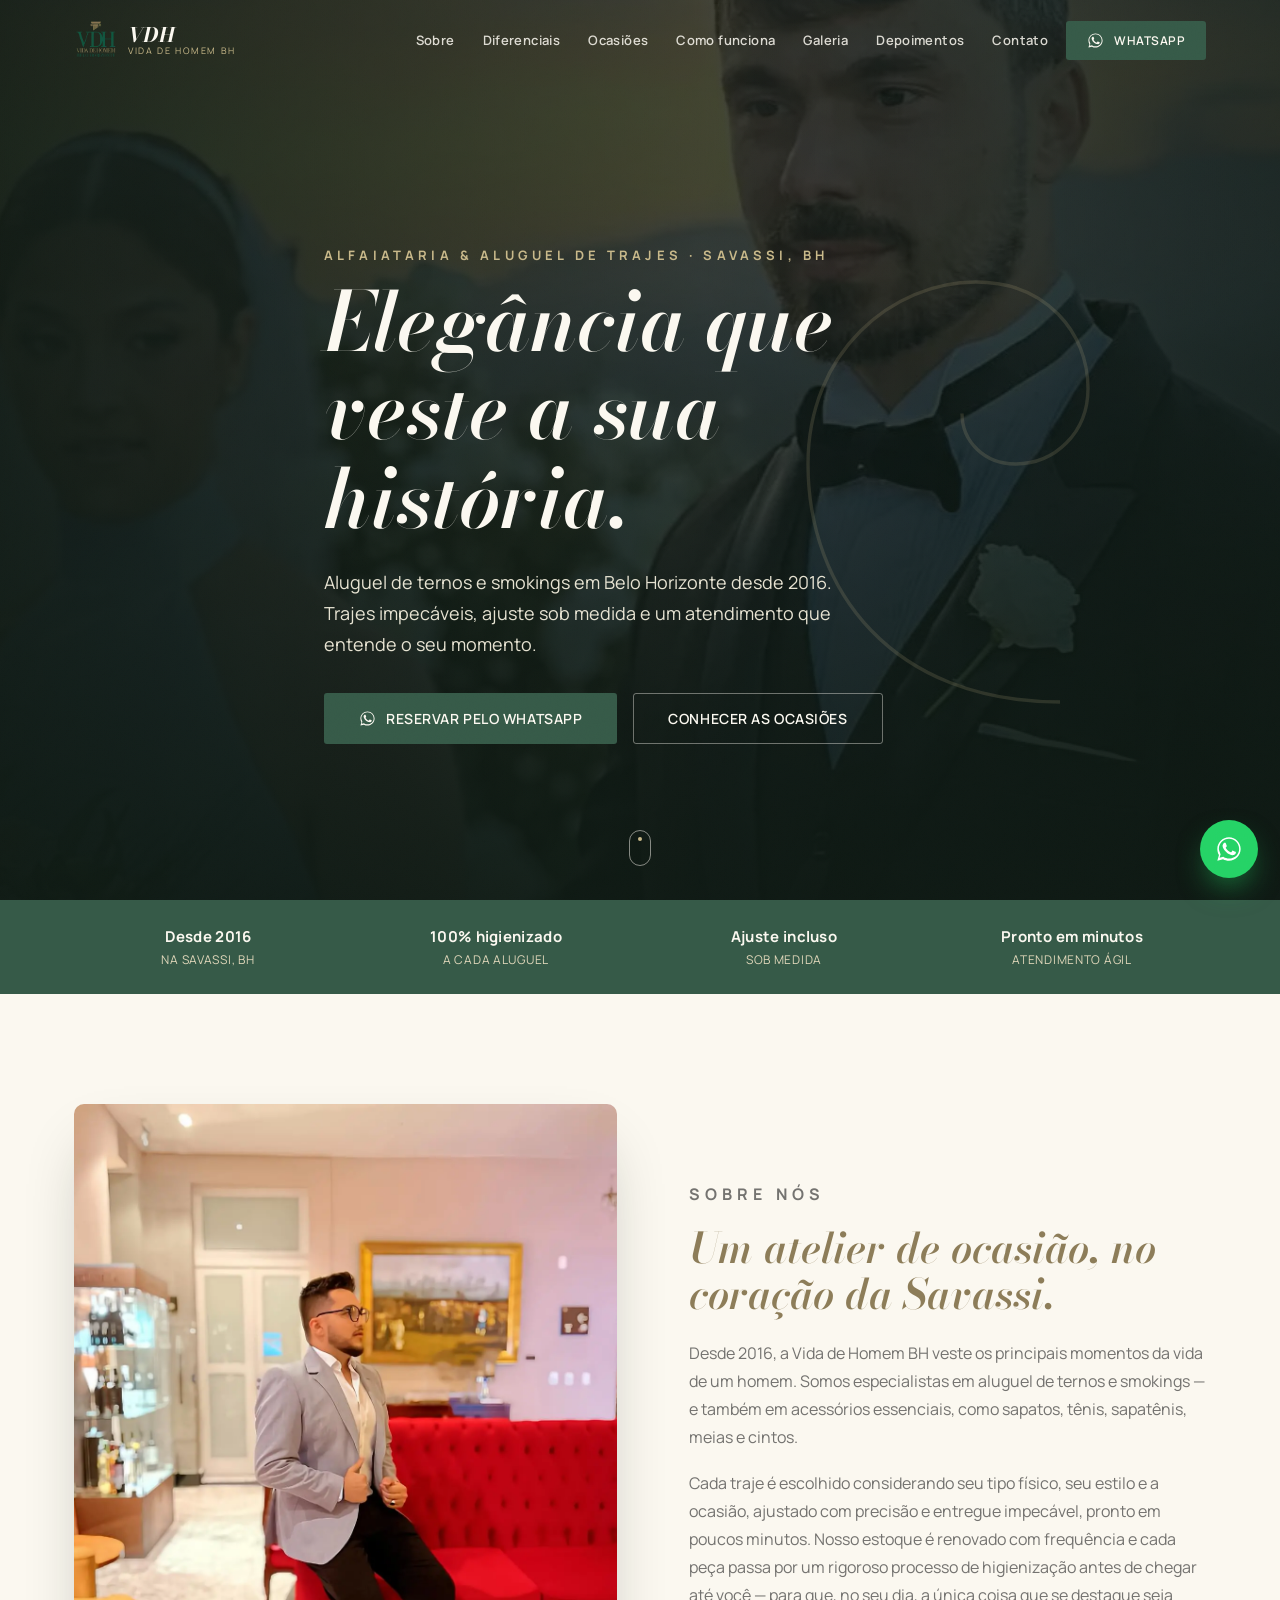
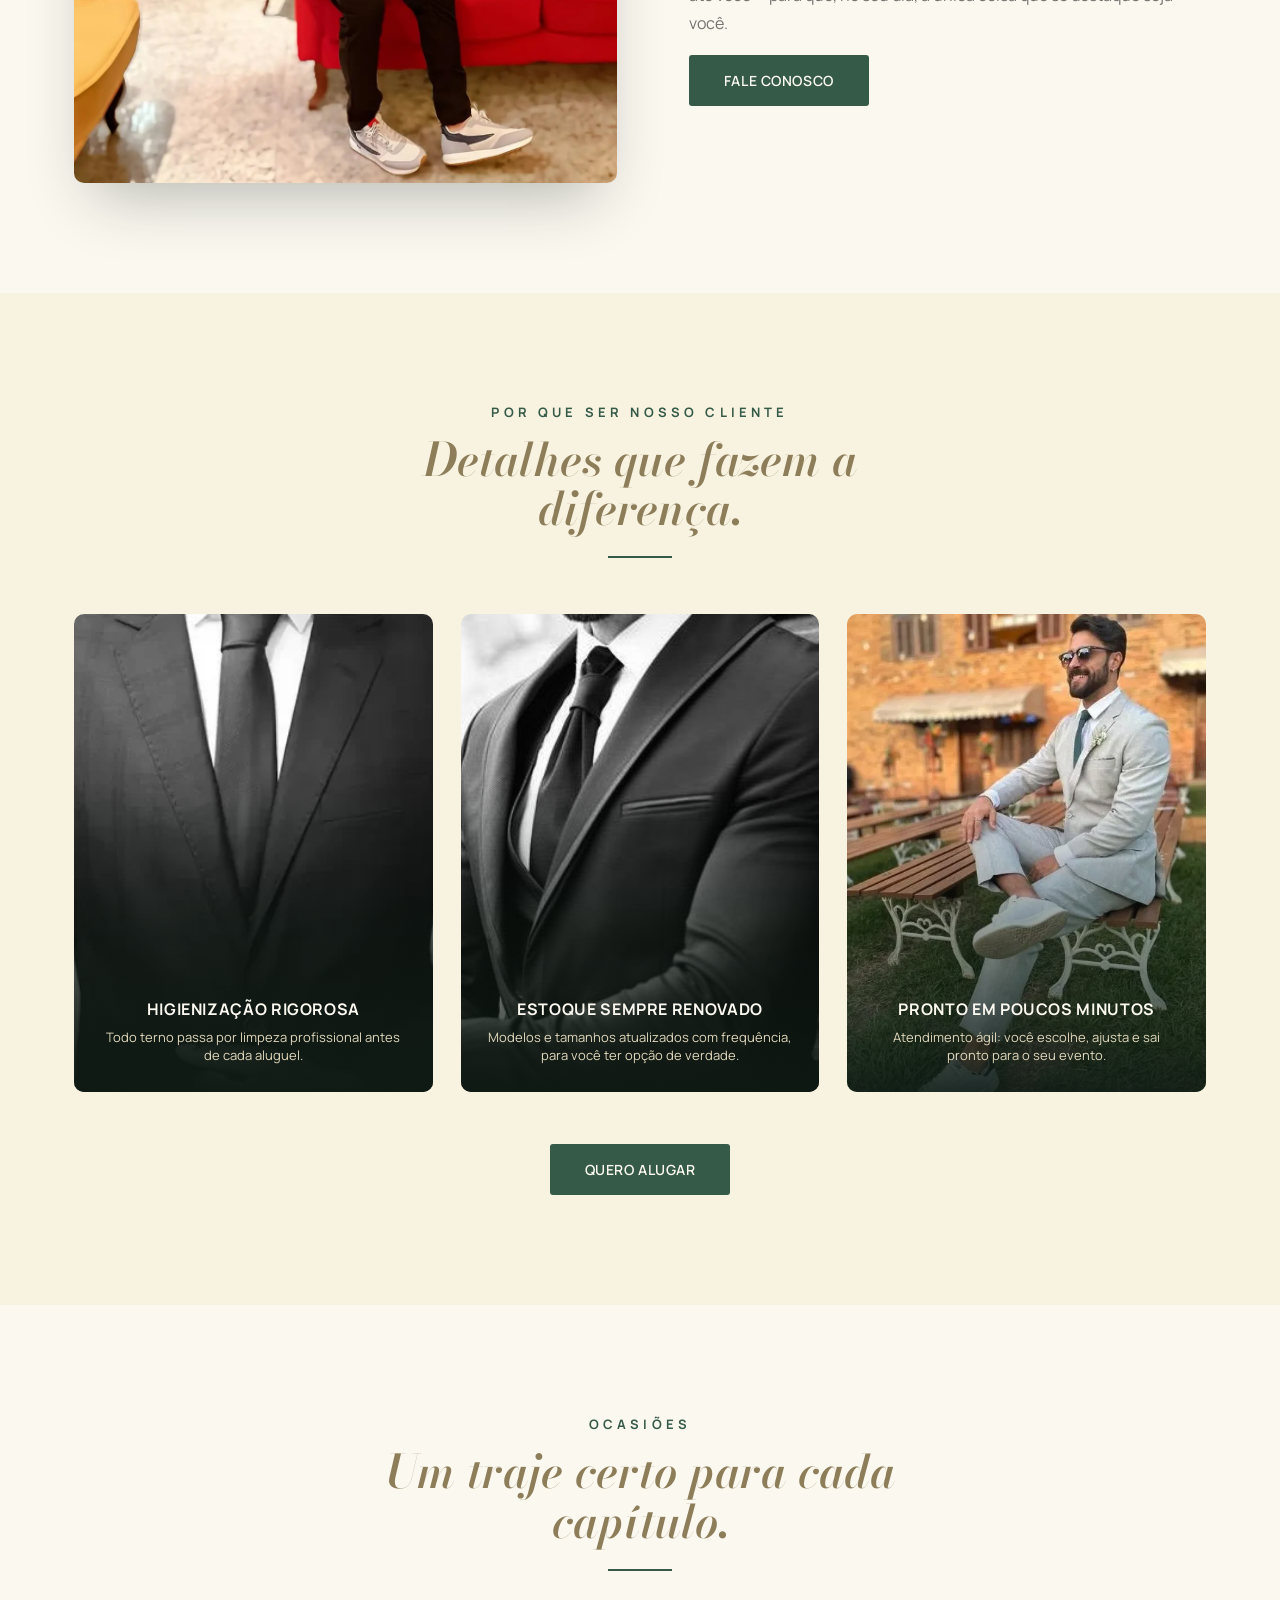
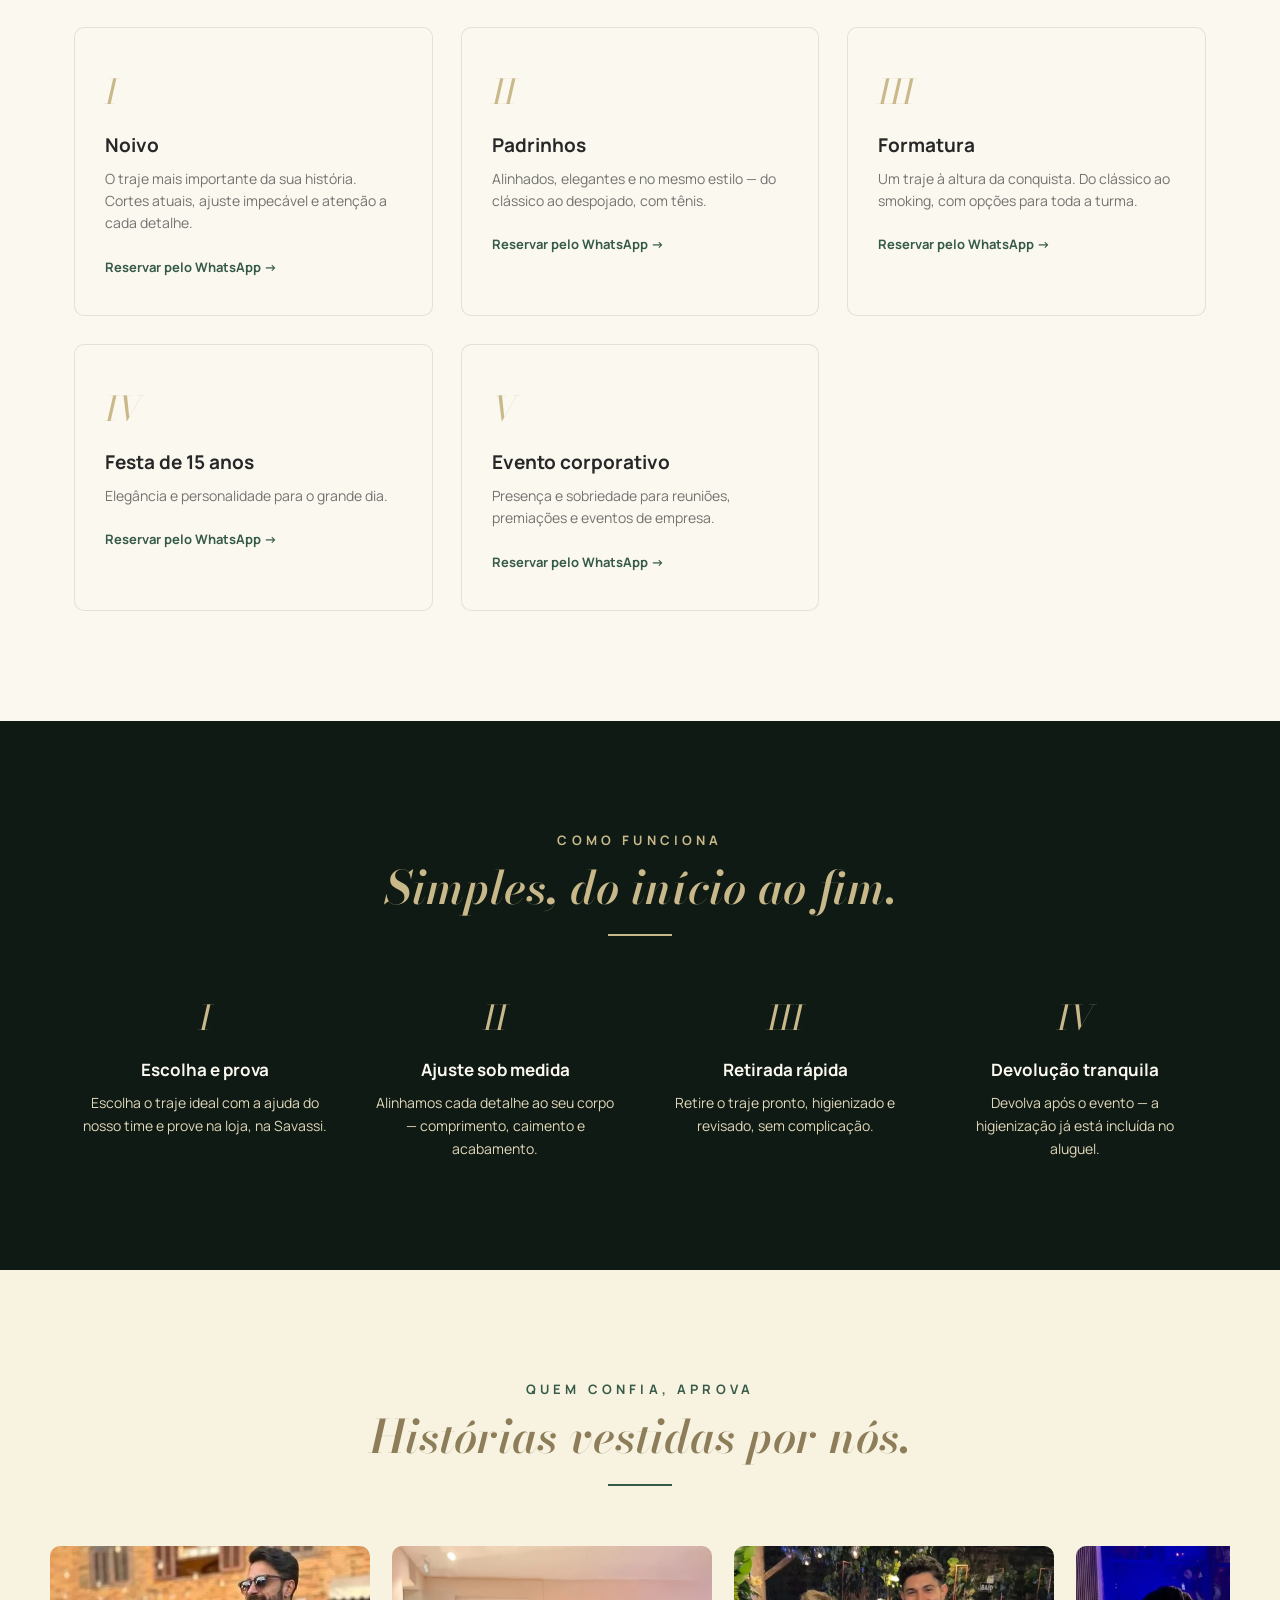
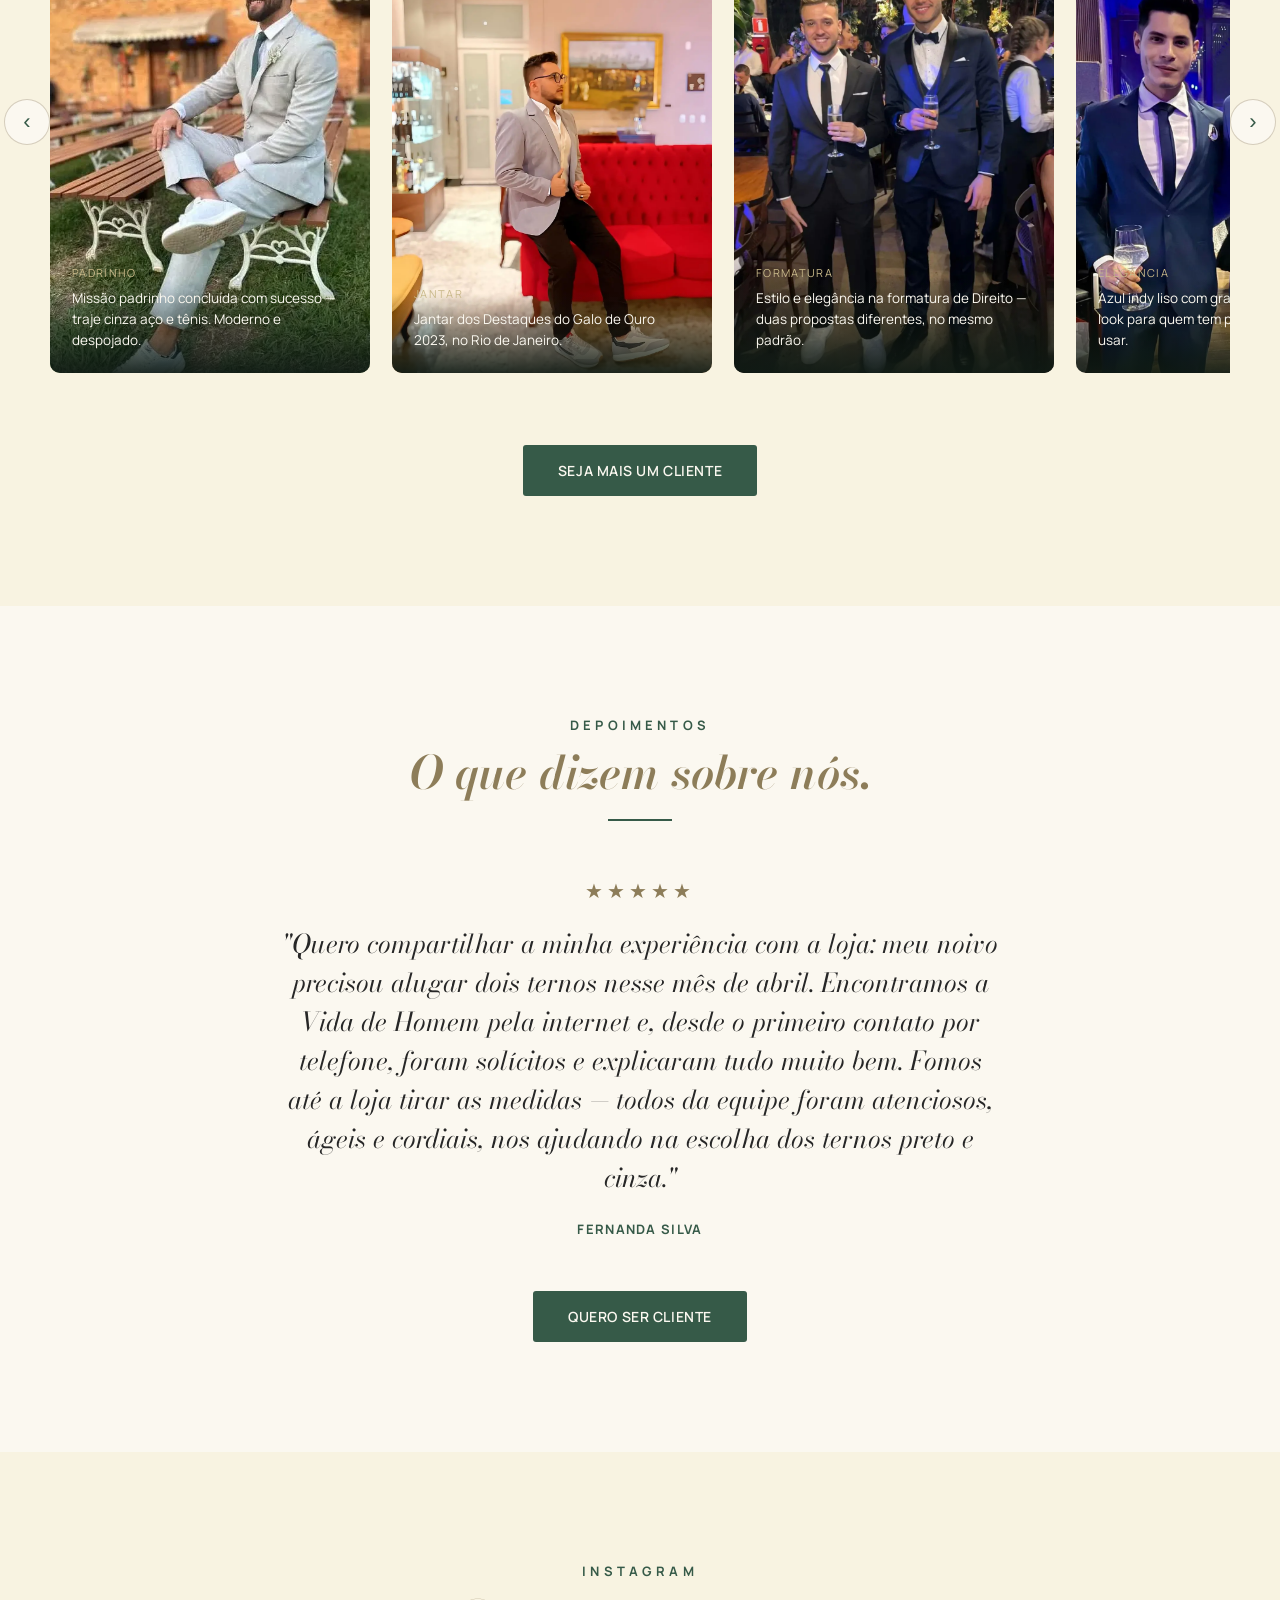
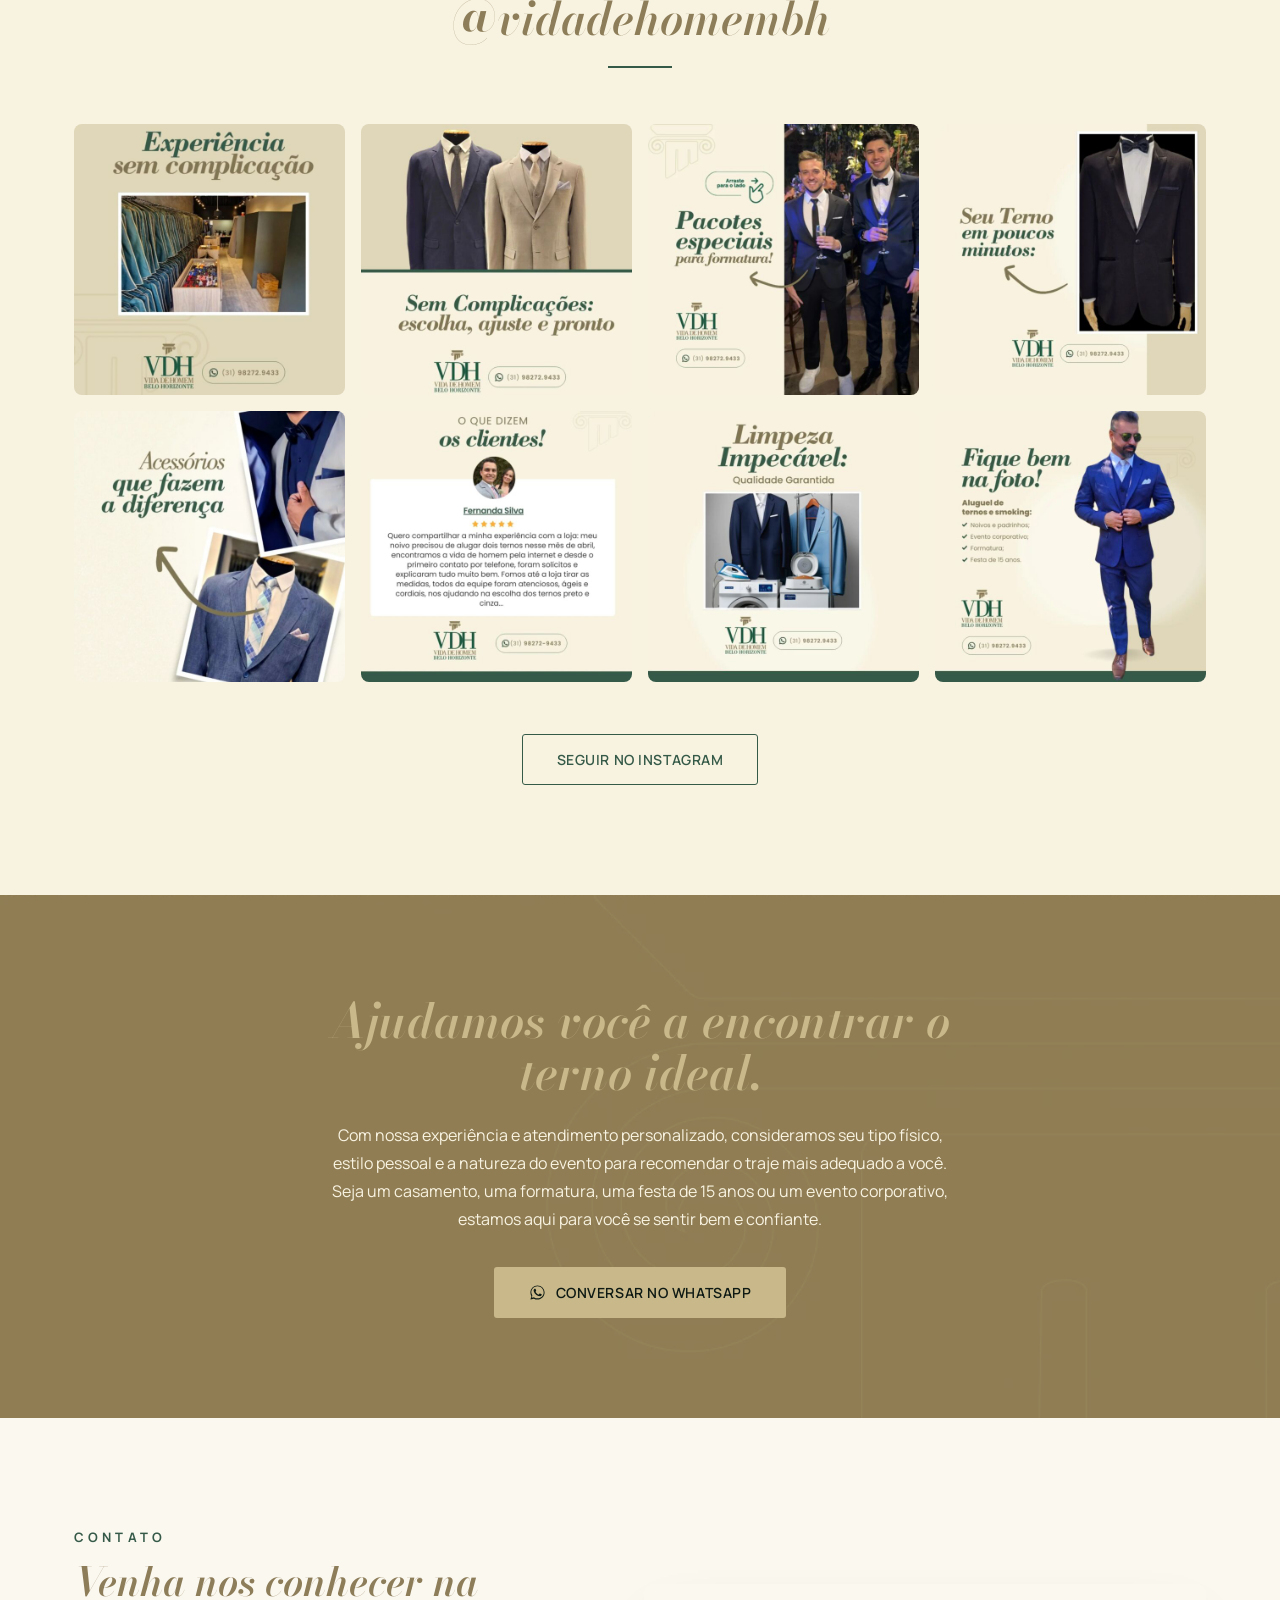
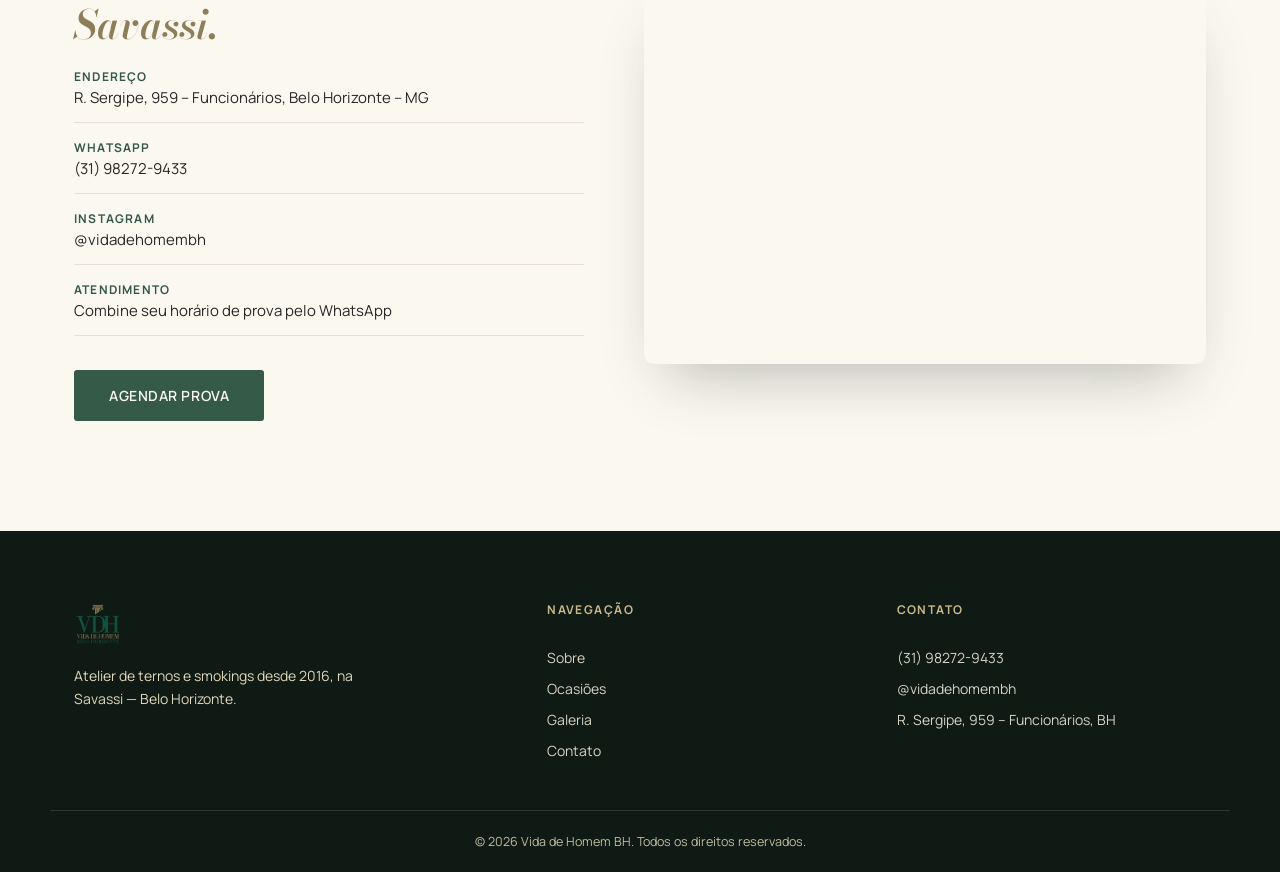
<file: index.html>
<!DOCTYPE html>
<html lang="pt-BR">
<head>
<meta charset="UTF-8">
<meta name="viewport" content="width=device-width, initial-scale=1.0">
<title>Vida de Homem BH — Aluguel de Ternos e Smokings em Belo Horizonte</title>
<meta name="description" content="Aluguel de ternos e smokings na Savassi, Belo Horizonte, desde 2016. Trajes impecáveis, ajuste sob medida e atendimento personalizado para noivos, padrinhos, formaturas, festas de 15 anos e eventos corporativos.">
<link rel="icon" href="assets/img/logo.webp" type="image/webp">
<link rel="preconnect" href="https://fonts.googleapis.com">
<link rel="preconnect" href="https://fonts.gstatic.com" crossorigin>
<link href="https://fonts.googleapis.com/css2?family=Bodoni+Moda:ital,opsz,wght@0,6..96,400..900;1,6..96,400..900&family=Manrope:wght@400;500;600;700;800&display=swap" rel="stylesheet">
<link rel="stylesheet" href="assets/css/style.css">
</head>
<body>

<div class="grain"></div>

<header class="site-header" id="header">
  <div class="wrap header-inner">
    <a href="#inicio" class="brand">
      <img src="assets/img/logo.webp" alt="Vida de Homem BH" width="44" height="44">
      <span class="brand-text">
        <strong>VDH</strong>
        <em>Vida de Homem BH</em>
      </span>
    </a>

    <nav class="main-nav" id="main-nav">
      <a href="#sobre">Sobre</a>
      <a href="#diferenciais">Diferenciais</a>
      <a href="#ocasioes">Ocasiões</a>
      <a href="#como-funciona">Como funciona</a>
      <a href="#galeria">Galeria</a>
      <a href="#depoimentos">Depoimentos</a>
      <a href="#contato">Contato</a>
    </nav>

    <a class="btn btn-primary btn-sm wa-btn" data-msg="Olá! Estou vindo do site da Vida de Homem BH e gostaria de mais informações." href="#">
      <svg viewBox="0 0 24 24" class="ico"><path d="M17.5 14.4c-.3-.1-1.7-.9-2-1-.3-.1-.5-.1-.6.1-.2.3-.7 1-.9 1.2-.2.2-.3.2-.6.1-.3-.1-1.3-.5-2.4-1.5-.9-.8-1.5-1.8-1.7-2.1-.2-.3 0-.5.1-.6.1-.1.3-.3.4-.5.1-.1.2-.3.3-.4.1-.2 0-.4 0-.5-.1-.1-.6-1.5-.8-2-.2-.5-.4-.5-.6-.5h-.5c-.2 0-.5.1-.7.3-.2.3-1 1-1 2.3 0 1.4 1 2.7 1.1 2.9.1.2 2 3 4.8 4.3.7.3 1.2.5 1.6.6.7.2 1.3.2 1.8.1.5-.1 1.7-.7 1.9-1.4.2-.6.2-1.2.2-1.3-.1-.1-.3-.2-.6-.3z"/><path d="M12 2C6.5 2 2 6.5 2 12c0 1.9.5 3.6 1.4 5.2L2 22l4.9-1.3c1.5.8 3.2 1.3 5.1 1.3 5.5 0 10-4.5 10-10S17.5 2 12 2zm0 18.2c-1.7 0-3.3-.5-4.6-1.3l-.3-.2-3.2.8.9-3.1-.2-.3C3.8 14 3.3 12.5 3.3 12 3.3 7.2 7.2 3.3 12 3.3S20.7 7.2 20.7 12 16.8 20.2 12 20.2z"/></svg>
      <span>WhatsApp</span>
    </a>

    <button class="nav-toggle" id="nav-toggle" aria-label="Abrir menu" aria-expanded="false">
      <span></span><span></span><span></span>
    </button>
  </div>
</header>

<main>

  <!-- HERO -->
  <section class="hero" id="inicio">
    <div class="hero-bg" style="background-image:url('assets/img/hero.webp')"></div>
    <div class="hero-overlay"></div>
    <svg class="hero-volute" viewBox="0 0 200 200" aria-hidden="true">
      <path d="M100 190 C40 190 10 150 10 105 C10 65 40 40 70 40 C95 40 110 58 110 78 C110 94 98 105 84 105 C73 105 65 97 65 87" fill="none" stroke="currentColor" stroke-width="1.2"/>
    </svg>

    <div class="wrap hero-content reveal">
      <p class="kicker kicker-light">Alfaiataria &amp; aluguel de trajes · Savassi, BH</p>
      <h1 class="display">Elegância que<br> veste a sua história.</h1>
      <p class="hero-lead">Aluguel de ternos e smokings em Belo Horizonte desde 2016. Trajes impecáveis, ajuste sob medida e um atendimento que entende o seu momento.</p>
      <div class="hero-actions">
        <a class="btn btn-primary wa-btn" data-msg="Olá! Vim pelo site e gostaria de reservar um traje." href="#">
          <svg viewBox="0 0 24 24" class="ico"><path d="M17.5 14.4c-.3-.1-1.7-.9-2-1-.3-.1-.5-.1-.6.1-.2.3-.7 1-.9 1.2-.2.2-.3.2-.6.1-.3-.1-1.3-.5-2.4-1.5-.9-.8-1.5-1.8-1.7-2.1-.2-.3 0-.5.1-.6.1-.1.3-.3.4-.5.1-.1.2-.3.3-.4.1-.2 0-.4 0-.5-.1-.1-.6-1.5-.8-2-.2-.5-.4-.5-.6-.5h-.5c-.2 0-.5.1-.7.3-.2.3-1 1-1 2.3 0 1.4 1 2.7 1.1 2.9.1.2 2 3 4.8 4.3.7.3 1.2.5 1.6.6.7.2 1.3.2 1.8.1.5-.1 1.7-.7 1.9-1.4.2-.6.2-1.2.2-1.3-.1-.1-.3-.2-.6-.3z"/><path d="M12 2C6.5 2 2 6.5 2 12c0 1.9.5 3.6 1.4 5.2L2 22l4.9-1.3c1.5.8 3.2 1.3 5.1 1.3 5.5 0 10-4.5 10-10S17.5 2 12 2zm0 18.2c-1.7 0-3.3-.5-4.6-1.3l-.3-.2-3.2.8.9-3.1-.2-.3C3.8 14 3.3 12.5 3.3 12 3.3 7.2 7.2 3.3 12 3.3S20.7 7.2 20.7 12 16.8 20.2 12 20.2z"/></svg>
          <span>Reservar pelo WhatsApp</span>
        </a>
        <a class="btn btn-ghost-light" href="#ocasioes">Conhecer as ocasiões</a>
      </div>
    </div>

    <div class="hero-scroll" aria-hidden="true"><span></span></div>
  </section>

  <!-- TRUST BAR -->
  <section class="trust-bar reveal">
    <div class="wrap trust-inner">
      <div class="trust-item"><strong>Desde 2016</strong><span>na Savassi, BH</span></div>
      <div class="trust-item"><strong>100% higienizado</strong><span>a cada aluguel</span></div>
      <div class="trust-item"><strong>Ajuste incluso</strong><span>sob medida</span></div>
      <div class="trust-item"><strong>Pronto em minutos</strong><span>atendimento ágil</span></div>
    </div>
  </section>

  <!-- SOBRE -->
  <section class="section" id="sobre">
    <div class="wrap sobre-grid">
      <div class="sobre-media reveal">
        <svg class="sobre-volute" viewBox="0 0 300 260" aria-hidden="true">
          <path d="M150 250 C60 250 20 190 20 130 C20 80 60 45 105 45 C142 45 165 70 165 98 C165 120 148 136 128 136 C112 136 100 124 100 110" fill="none" stroke="currentColor" stroke-width="1"/>
          <path d="M150 250 C240 250 280 190 280 130" fill="none" stroke="currentColor" stroke-width="1"/>
        </svg>
        <img src="assets/img/case-2-jantar.webp" alt="Cliente Vida de Homem BH em traje elegante" loading="lazy">
      </div>
      <div class="sobre-copy reveal">
        <p class="kicker">Sobre nós</p>
        <h2 class="display">Um atelier de ocasião, no coração da Savassi.</h2>
        <p>Desde 2016, a Vida de Homem BH veste os principais momentos da vida de um homem. Somos especialistas em aluguel de ternos e smokings — e também em acessórios essenciais, como sapatos, tênis, sapatênis, meias e cintos.</p>
        <p>Cada traje é escolhido considerando seu tipo físico, seu estilo e a ocasião, ajustado com precisão e entregue impecável, pronto em poucos minutos. Nosso estoque é renovado com frequência e cada peça passa por um rigoroso processo de higienização antes de chegar até você — para que, no seu dia, a única coisa que se destaque seja você.</p>
        <a class="btn btn-primary wa-btn" data-msg="Olá! Vim do site e gostaria de falar com a equipe da Vida de Homem BH." href="#">Fale conosco</a>
      </div>
    </div>
  </section>

  <!-- DIFERENCIAIS -->
  <section class="section section-alt" id="diferenciais">
    <div class="wrap">
      <div class="section-head reveal">
        <p class="kicker">Por que ser nosso cliente</p>
        <h2 class="display">Detalhes que fazem a diferença.</h2>
        <span class="divider"></span>
      </div>

      <div class="cards-3 reveal">
        <article class="feature-card">
          <img src="assets/img/dif-1.webp" alt="Terno higienizado" loading="lazy">
          <div class="feature-overlay"></div>
          <div class="feature-text">
            <h3>Higienização rigorosa</h3>
            <p>Todo terno passa por limpeza profissional antes de cada aluguel.</p>
          </div>
        </article>
        <article class="feature-card">
          <img src="assets/img/dif-2.jpg" alt="Estoque de ternos renovado" loading="lazy">
          <div class="feature-overlay"></div>
          <div class="feature-text">
            <h3>Estoque sempre renovado</h3>
            <p>Modelos e tamanhos atualizados com frequência, para você ter opção de verdade.</p>
          </div>
        </article>
        <article class="feature-card">
          <img src="assets/img/case-1-padrinho.webp" alt="Cliente pronto e satisfeito com o traje" loading="lazy">
          <div class="feature-overlay"></div>
          <div class="feature-text">
            <h3>Pronto em poucos minutos</h3>
            <p>Atendimento ágil: você escolhe, ajusta e sai pronto para o seu evento.</p>
          </div>
        </article>
      </div>

      <div class="section-cta reveal">
        <a class="btn btn-primary wa-btn" data-msg="Olá! Vi os diferenciais no site e quero alugar um terno." href="#">Quero alugar</a>
      </div>
    </div>
  </section>

  <!-- OCASIÕES -->
  <section class="section" id="ocasioes">
    <div class="wrap">
      <div class="section-head reveal">
        <p class="kicker">Ocasiões</p>
        <h2 class="display">Um traje certo para cada capítulo.</h2>
        <span class="divider"></span>
      </div>

      <div class="occasion-grid reveal">
        <article class="occasion-card">
          <span class="roman">I</span>
          <h3>Noivo</h3>
          <p>O traje mais importante da sua história. Cortes atuais, ajuste impecável e atenção a cada detalhe.</p>
          <a class="occasion-link wa-btn" data-msg="Olá! Estou vindo do site e quero saber mais sobre aluguel de terno para noivo." href="#">Reservar pelo WhatsApp →</a>
        </article>
        <article class="occasion-card">
          <span class="roman">II</span>
          <h3>Padrinhos</h3>
          <p>Alinhados, elegantes e no mesmo estilo — do clássico ao despojado, com tênis.</p>
          <a class="occasion-link wa-btn" data-msg="Olá! Vim pelo site e quero saber mais sobre aluguel de terno para padrinhos." href="#">Reservar pelo WhatsApp →</a>
        </article>
        <article class="occasion-card">
          <span class="roman">III</span>
          <h3>Formatura</h3>
          <p>Um traje à altura da conquista. Do clássico ao smoking, com opções para toda a turma.</p>
          <a class="occasion-link wa-btn" data-msg="Olá! Vim pelo site e quero saber mais sobre aluguel de terno para formatura." href="#">Reservar pelo WhatsApp →</a>
        </article>
        <article class="occasion-card">
          <span class="roman">IV</span>
          <h3>Festa de 15 anos</h3>
          <p>Elegância e personalidade para o grande dia.</p>
          <a class="occasion-link wa-btn" data-msg="Olá! Vim pelo site e quero saber mais sobre aluguel de terno para festa de 15 anos." href="#">Reservar pelo WhatsApp →</a>
        </article>
        <article class="occasion-card">
          <span class="roman">V</span>
          <h3>Evento corporativo</h3>
          <p>Presença e sobriedade para reuniões, premiações e eventos de empresa.</p>
          <a class="occasion-link wa-btn" data-msg="Olá! Vim pelo site e quero saber mais sobre aluguel de terno para evento corporativo." href="#">Reservar pelo WhatsApp →</a>
        </article>
      </div>
    </div>
  </section>

  <!-- COMO FUNCIONA -->
  <section class="section section-dark" id="como-funciona">
    <div class="wrap">
      <div class="section-head reveal">
        <p class="kicker kicker-light">Como funciona</p>
        <h2 class="display display-light">Simples, do início ao fim.</h2>
        <span class="divider divider-light"></span>
      </div>

      <div class="steps-grid reveal">
        <div class="step">
          <span class="roman roman-light">I</span>
          <h3>Escolha e prova</h3>
          <p>Escolha o traje ideal com a ajuda do nosso time e prove na loja, na Savassi.</p>
        </div>
        <div class="step">
          <span class="roman roman-light">II</span>
          <h3>Ajuste sob medida</h3>
          <p>Alinhamos cada detalhe ao seu corpo — comprimento, caimento e acabamento.</p>
        </div>
        <div class="step">
          <span class="roman roman-light">III</span>
          <h3>Retirada rápida</h3>
          <p>Retire o traje pronto, higienizado e revisado, sem complicação.</p>
        </div>
        <div class="step">
          <span class="roman roman-light">IV</span>
          <h3>Devolução tranquila</h3>
          <p>Devolva após o evento — a higienização já está incluída no aluguel.</p>
        </div>
      </div>
    </div>
  </section>

  <!-- GALERIA -->
  <section class="section section-alt" id="galeria">
    <div class="wrap">
      <div class="section-head reveal">
        <p class="kicker">Quem confia, aprova</p>
        <h2 class="display">Histórias vestidas por nós.</h2>
        <span class="divider"></span>
      </div>
    </div>

    <div class="gallery-wrap reveal">
      <button class="gallery-arrow gallery-prev" aria-label="Anterior">‹</button>
      <div class="gallery-track" id="gallery-track">
        <article class="gallery-card">
          <img src="assets/img/case-1-padrinho.webp" alt="Padrinho de casamento em terno cinza aço" loading="lazy">
          <div class="gallery-caption"><span class="tag">Padrinho</span><p>Missão padrinho concluída com sucesso — traje cinza aço e tênis. Moderno e despojado.</p></div>
        </article>
        <article class="gallery-card">
          <img src="assets/img/case-2-jantar.webp" alt="Cliente em jantar de gala" loading="lazy">
          <div class="gallery-caption"><span class="tag">Jantar</span><p>Jantar dos Destaques do Galo de Ouro 2023, no Rio de Janeiro.</p></div>
        </article>
        <article class="gallery-card">
          <img src="assets/img/case-3-formatura.webp" alt="Formandos de Direito em trajes elegantes" loading="lazy">
          <div class="gallery-caption"><span class="tag">Formatura</span><p>Estilo e elegância na formatura de Direito — duas propostas diferentes, no mesmo padrão.</p></div>
        </article>
        <article class="gallery-card">
          <img src="assets/img/case-4-elegancia.webp" alt="Traje azul indy com gravata borboleta" loading="lazy">
          <div class="gallery-caption"><span class="tag">Elegância</span><p>Azul indy liso com gravata-borboleta — um look para quem tem personalidade para usar.</p></div>
        </article>
        <article class="gallery-card">
          <img src="assets/img/case-5-formatura2.webp" alt="Traje verde de formatura" loading="lazy">
          <div class="gallery-caption"><span class="tag">Formatura</span><p>Traje verde para comemorar a formatura entre amigos — destaque na medida certa.</p></div>
        </article>
        <article class="gallery-card">
          <img src="assets/img/case-6-casamento.webp" alt="Noivo de smoking slim preto" loading="lazy">
          <div class="gallery-caption"><span class="tag">Casamento</span><p>Casamento de Leonardo e Marcella — noivo e padrinhos de smoking slim preto, alinhadíssimos.</p></div>
        </article>
        <article class="gallery-card">
          <img src="assets/img/case-7-casamento2.webp" alt="Casal recém-casado" loading="lazy">
          <div class="gallery-caption"><span class="tag">Casamento</span><p>Muitas felicidades nessa nova etapa! Obrigado pela confiança.</p></div>
        </article>
        <article class="gallery-card">
          <img src="assets/img/case-8-casamento3.webp" alt="Traje bege areia de casamento" loading="lazy">
          <div class="gallery-caption"><span class="tag">Casamento</span><p>A alegria que contagia — o traje bege areia traz a leveza da felicidade.</p></div>
        </article>
      </div>
      <button class="gallery-arrow gallery-next" aria-label="Próximo">›</button>
    </div>

    <div class="section-cta reveal">
      <a class="btn btn-primary wa-btn" data-msg="Olá! Vi a galeria de clientes no site e quero ser o próximo." href="#">Seja mais um cliente</a>
    </div>
  </section>

  <!-- DEPOIMENTOS -->
  <section class="section" id="depoimentos">
    <div class="wrap">
      <div class="section-head reveal">
        <p class="kicker">Depoimentos</p>
        <h2 class="display">O que dizem sobre nós.</h2>
        <span class="divider"></span>
      </div>

      <blockquote class="testimonial reveal">
        <div class="stars" aria-hidden="true">★★★★★</div>
        <p>"Quero compartilhar a minha experiência com a loja: meu noivo precisou alugar dois ternos nesse mês de abril. Encontramos a Vida de Homem pela internet e, desde o primeiro contato por telefone, foram solícitos e explicaram tudo muito bem. Fomos até a loja tirar as medidas — todos da equipe foram atenciosos, ágeis e cordiais, nos ajudando na escolha dos ternos preto e cinza."</p>
        <cite>Fernanda Silva</cite>
      </blockquote>

      <div class="section-cta reveal">
        <a class="btn btn-primary wa-btn" data-msg="Olá! Li os depoimentos no site e quero ser cliente da Vida de Homem BH." href="#">Quero ser cliente</a>
      </div>
    </div>
  </section>

  <!-- INSTAGRAM -->
  <section class="section section-alt" id="instagram">
    <div class="wrap">
      <div class="section-head reveal">
        <p class="kicker">Instagram</p>
        <h2 class="display">@vidadehomembh</h2>
        <span class="divider"></span>
      </div>

      <div class="insta-grid reveal">
        <a href="https://www.instagram.com/vidadehomembh/" target="_blank" rel="noopener" class="insta-item"><img src="assets/img/ig-1.jpg" alt="Post Instagram Vida de Homem BH" loading="lazy"></a>
        <a href="https://www.instagram.com/vidadehomembh/" target="_blank" rel="noopener" class="insta-item"><img src="assets/img/ig-2.jpg" alt="Post Instagram Vida de Homem BH" loading="lazy"></a>
        <a href="https://www.instagram.com/vidadehomembh/" target="_blank" rel="noopener" class="insta-item"><img src="assets/img/ig-3.jpg" alt="Post Instagram Vida de Homem BH" loading="lazy"></a>
        <a href="https://www.instagram.com/vidadehomembh/" target="_blank" rel="noopener" class="insta-item"><img src="assets/img/ig-4.jpg" alt="Post Instagram Vida de Homem BH" loading="lazy"></a>
        <a href="https://www.instagram.com/vidadehomembh/" target="_blank" rel="noopener" class="insta-item"><img src="assets/img/ig-5.jpg" alt="Post Instagram Vida de Homem BH" loading="lazy"></a>
        <a href="https://www.instagram.com/vidadehomembh/" target="_blank" rel="noopener" class="insta-item"><img src="assets/img/ig-6.jpg" alt="Post Instagram Vida de Homem BH" loading="lazy"></a>
        <a href="https://www.instagram.com/vidadehomembh/" target="_blank" rel="noopener" class="insta-item"><img src="assets/img/ig-7.jpg" alt="Post Instagram Vida de Homem BH" loading="lazy"></a>
        <a href="https://www.instagram.com/vidadehomembh/" target="_blank" rel="noopener" class="insta-item"><img src="assets/img/ig-8.jpg" alt="Post Instagram Vida de Homem BH" loading="lazy"></a>
      </div>

      <div class="section-cta reveal">
        <a class="btn btn-ghost" href="https://www.instagram.com/vidadehomembh/" target="_blank" rel="noopener">Seguir no Instagram</a>
      </div>
    </div>
  </section>

  <!-- CTA FINAL -->
  <section class="cta-final">
    <div class="cta-texture" style="background-image:url('assets/img/textura-espiral.webp')"></div>
    <div class="wrap cta-final-inner reveal">
      <h2 class="display display-light">Ajudamos você a encontrar o terno ideal.</h2>
      <p>Com nossa experiência e atendimento personalizado, consideramos seu tipo físico, estilo pessoal e a natureza do evento para recomendar o traje mais adequado a você. Seja um casamento, uma formatura, uma festa de 15 anos ou um evento corporativo, estamos aqui para você se sentir bem e confiante.</p>
      <a class="btn btn-light wa-btn" data-msg="Olá! Quero ajuda para encontrar o terno ideal para o meu evento." href="#">
        <svg viewBox="0 0 24 24" class="ico"><path d="M17.5 14.4c-.3-.1-1.7-.9-2-1-.3-.1-.5-.1-.6.1-.2.3-.7 1-.9 1.2-.2.2-.3.2-.6.1-.3-.1-1.3-.5-2.4-1.5-.9-.8-1.5-1.8-1.7-2.1-.2-.3 0-.5.1-.6.1-.1.3-.3.4-.5.1-.1.2-.3.3-.4.1-.2 0-.4 0-.5-.1-.1-.6-1.5-.8-2-.2-.5-.4-.5-.6-.5h-.5c-.2 0-.5.1-.7.3-.2.3-1 1-1 2.3 0 1.4 1 2.7 1.1 2.9.1.2 2 3 4.8 4.3.7.3 1.2.5 1.6.6.7.2 1.3.2 1.8.1.5-.1 1.7-.7 1.9-1.4.2-.6.2-1.2.2-1.3-.1-.1-.3-.2-.6-.3z"/><path d="M12 2C6.5 2 2 6.5 2 12c0 1.9.5 3.6 1.4 5.2L2 22l4.9-1.3c1.5.8 3.2 1.3 5.1 1.3 5.5 0 10-4.5 10-10S17.5 2 12 2zm0 18.2c-1.7 0-3.3-.5-4.6-1.3l-.3-.2-3.2.8.9-3.1-.2-.3C3.8 14 3.3 12.5 3.3 12 3.3 7.2 7.2 3.3 12 3.3S20.7 7.2 20.7 12 16.8 20.2 12 20.2z"/></svg>
        <span>Conversar no WhatsApp</span>
      </a>
    </div>
  </section>

  <!-- CONTATO -->
  <section class="section" id="contato">
    <div class="wrap contato-grid">
      <div class="contato-copy reveal">
        <p class="kicker">Contato</p>
        <h2 class="display">Venha nos conhecer na Savassi.</h2>
        <ul class="contato-list">
          <li><strong>Endereço</strong><span>R. Sergipe, 959 – Funcionários, Belo Horizonte – MG</span></li>
          <li><strong>WhatsApp</strong><span>(31) 98272-9433</span></li>
          <li><strong>Instagram</strong><span>@vidadehomembh</span></li>
          <li><strong>Atendimento</strong><span>Combine seu horário de prova pelo WhatsApp</span></li>
        </ul>
        <a class="btn btn-primary wa-btn" data-msg="Olá! Gostaria de agendar um horário para prova de terno." href="#">Agendar prova</a>
      </div>
      <div class="contato-map reveal">
        <iframe title="Localização Vida de Homem BH na Savassi" src="https://www.google.com/maps?q=Vida%20de%20Homem%20BH%2C%20Savassi%2C%20Belo%20Horizonte%20-%20MG&output=embed" loading="lazy" referrerpolicy="no-referrer-when-downgrade"></iframe>
      </div>
    </div>
  </section>

</main>

<footer class="site-footer">
  <div class="wrap footer-inner">
    <div class="footer-brand">
      <img src="assets/img/logo.webp" alt="Vida de Homem BH" width="48" height="48">
      <p>Atelier de ternos e smokings desde 2016, na Savassi — Belo Horizonte.</p>
    </div>

    <div class="footer-col">
      <h4>Navegação</h4>
      <a href="#sobre">Sobre</a>
      <a href="#ocasioes">Ocasiões</a>
      <a href="#galeria">Galeria</a>
      <a href="#contato">Contato</a>
    </div>

    <div class="footer-col">
      <h4>Contato</h4>
      <a href="#" class="wa-btn" data-msg="Olá! Estou vindo do site da Vida de Homem BH e gostaria de mais informações.">(31) 98272-9433</a>
      <a href="https://www.instagram.com/vidadehomembh/" target="_blank" rel="noopener">@vidadehomembh</a>
      <span>R. Sergipe, 959 – Funcionários, BH</span>
    </div>
  </div>

  <div class="wrap footer-bottom">
    <p>© <span id="year"></span> Vida de Homem BH. Todos os direitos reservados.</p>
  </div>
</footer>

<a class="whatsapp-float wa-btn" data-msg="Olá! Estou vindo do site da Vida de Homem BH e gostaria de mais informações." href="#" aria-label="Falar no WhatsApp">
  <svg viewBox="0 0 24 24"><path d="M17.5 14.4c-.3-.1-1.7-.9-2-1-.3-.1-.5-.1-.6.1-.2.3-.7 1-.9 1.2-.2.2-.3.2-.6.1-.3-.1-1.3-.5-2.4-1.5-.9-.8-1.5-1.8-1.7-2.1-.2-.3 0-.5.1-.6.1-.1.3-.3.4-.5.1-.1.2-.3.3-.4.1-.2 0-.4 0-.5-.1-.1-.6-1.5-.8-2-.2-.5-.4-.5-.6-.5h-.5c-.2 0-.5.1-.7.3-.2.3-1 1-1 2.3 0 1.4 1 2.7 1.1 2.9.1.2 2 3 4.8 4.3.7.3 1.2.5 1.6.6.7.2 1.3.2 1.8.1.5-.1 1.7-.7 1.9-1.4.2-.6.2-1.2.2-1.3-.1-.1-.3-.2-.6-.3z"/><path d="M12 2C6.5 2 2 6.5 2 12c0 1.9.5 3.6 1.4 5.2L2 22l4.9-1.3c1.5.8 3.2 1.3 5.1 1.3 5.5 0 10-4.5 10-10S17.5 2 12 2zm0 18.2c-1.7 0-3.3-.5-4.6-1.3l-.3-.2-3.2.8.9-3.1-.2-.3C3.8 14 3.3 12.5 3.3 12 3.3 7.2 7.2 3.3 12 3.3S20.7 7.2 20.7 12 16.8 20.2 12 20.2z"/></svg>
</a>

<script src="assets/js/main.js"></script>
</body>
</html>
</file>
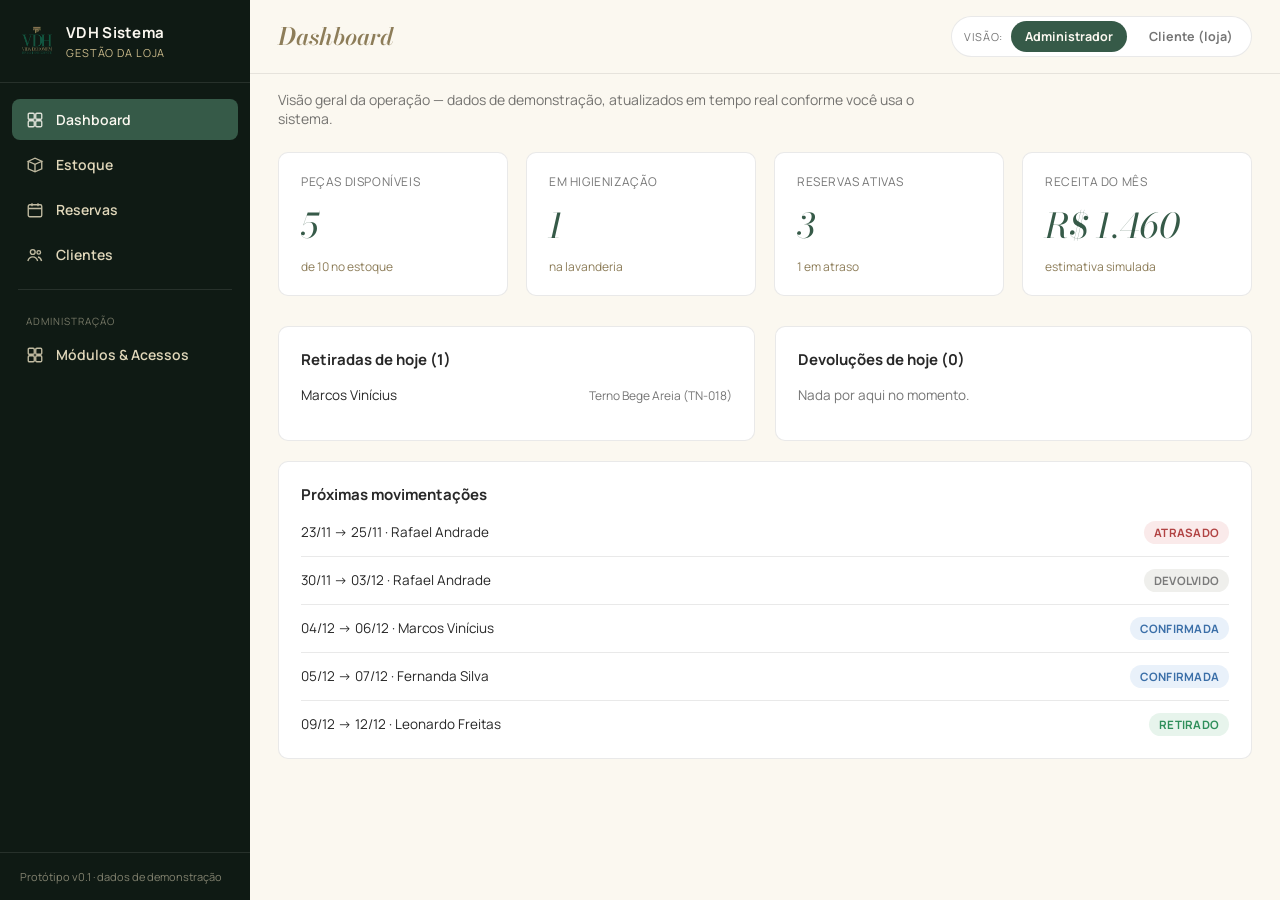
<file: sistema-gestao/index.html>
<!DOCTYPE html>
<html lang="pt-BR">
<head>
<meta charset="UTF-8">
<meta name="viewport" content="width=device-width, initial-scale=1.0">
<title>VDH Sistema — Gestão de Aluguel de Ternos</title>
<meta name="description" content="Protótipo de sistema de gestão modular para locadora de ternos: estoque, reservas, clientes e controle de acessos por módulo.">
<link rel="icon" href="assets/img/logo.webp" type="image/webp">
<link rel="preconnect" href="https://fonts.googleapis.com">
<link rel="preconnect" href="https://fonts.gstatic.com" crossorigin>
<link href="https://fonts.googleapis.com/css2?family=Bodoni+Moda:ital,wght@1,500;1,700&family=Manrope:wght@400;500;600;700;800&display=swap" rel="stylesheet">
<link rel="stylesheet" href="assets/css/style.css">
</head>
<body>

<div class="app-shell">

  <aside class="sidebar" id="sidebar">
    <div class="sidebar-brand">
      <img src="assets/img/logo.webp" alt="VDH" width="34" height="34">
      <div>
        <strong>VDH Sistema</strong>
        <span>Gestão da loja</span>
      </div>
    </div>

    <nav class="sidebar-nav" id="sidebar-nav"><!-- injetado via JS --></nav>

    <div class="sidebar-footer">
      <p>Protótipo v0.1 · dados de demonstração</p>
    </div>
  </aside>

  <div class="app-main">

    <header class="topbar">
      <button class="icon-btn" id="menu-toggle" aria-label="Abrir menu">
        <svg viewBox="0 0 24 24"><path d="M3 6h18M3 12h18M3 18h18" stroke="currentColor" stroke-width="1.8" stroke-linecap="round"/></svg>
      </button>

      <h1 class="view-title" id="view-title">Dashboard</h1>

      <div class="topbar-actions">
        <div class="role-switch" title="Alternar visão de demonstração">
          <span class="role-label">Visão:</span>
          <button class="role-btn active" data-role="admin" id="role-admin">Administrador</button>
          <button class="role-btn" data-role="cliente" id="role-cliente">Cliente (loja)</button>
        </div>
      </div>
    </header>

    <main class="view" id="view">
      <!-- conteúdo injetado via JS -->
    </main>
  </div>
</div>

<div class="modal-backdrop" id="modal-backdrop">
  <div class="modal" id="modal">
    <button class="modal-close" id="modal-close" aria-label="Fechar">×</button>
    <div id="modal-body"></div>
  </div>
</div>

<div class="toast" id="toast"></div>

<script src="assets/js/app.js"></script>
</body>
</html>
</file>
<file: assets/css/style.css>
/* ==========================================================================
   Vida de Homem BH — Protótipo de site
   ========================================================================== */

:root {
  --dark: #0F1A14;
  --dark-2: #16241C;
  --green: #365A48;
  --green-deep: #24392E;
  --gold: #8D7D59;
  --champagne: #C9B98A;
  --cream: #F8F3E1;
  --sand: #E0D7BA;
  --ivory: #FBF8F0;
  --charcoal: #272727;
  --charcoal-64: rgba(39, 39, 39, .64);
  --whatsapp: #25D366;

  --font-display: "Bodoni Moda", "Times New Roman", serif;
  --font-body: "Manrope", -apple-system, BlinkMacSystemFont, "Segoe UI", sans-serif;

  --container: 1180px;
  --radius: 10px;
  color-scheme: light;
}

* { box-sizing: border-box; }
html { scroll-behavior: smooth; }

body {
  margin: 0;
  font-family: var(--font-body);
  color: var(--charcoal);
  background: var(--ivory);
  -webkit-font-smoothing: antialiased;
  overflow-x: hidden;
}

img { max-width: 100%; display: block; }

a { color: inherit; text-decoration: none; }

.wrap {
  max-width: var(--container);
  margin: 0 auto;
  padding: 0 24px;
}

section[id] { scroll-margin-top: 84px; }

.display {
  font-family: var(--font-display);
  font-style: italic;
  font-weight: 600;
  font-optical-sizing: auto;
  line-height: 1.08;
  color: var(--gold);
  margin: 0 0 22px;
}

.display-light { color: var(--champagne); }

.kicker {
  font-family: var(--font-body);
  font-weight: 700;
  font-size: 13px;
  letter-spacing: 0.32em;
  text-transform: uppercase;
  color: var(--green);
  margin: 0 0 14px;
}

.kicker-light { color: var(--champagne); }

.divider {
  display: block;
  width: 64px;
  height: 2px;
  background: var(--green);
  margin: 22px auto 0;
}

.divider-light { background: var(--champagne); }

.grain {
  position: fixed;
  inset: 0;
  pointer-events: none;
  z-index: 999;
  opacity: 0.035;
  mix-blend-mode: overlay;
  background-image: url("data:image/svg+xml,%3Csvg xmlns='http://www.w3.org/2000/svg' width='120' height='120'%3E%3Cfilter id='n'%3E%3CfeTurbulence type='fractalNoise' baseFrequency='0.9' numOctaves='2' stitchTiles='stitch'/%3E%3C/filter%3E%3Crect width='100%25' height='100%25' filter='url(%23n)'/%3E%3C/svg%3E");
}

/* Reveal on scroll */
.reveal {
  opacity: 0;
  transform: translateY(28px);
  transition: opacity .8s ease, transform .8s ease;
}
.reveal.in-view {
  opacity: 1;
  transform: translateY(0);
}

/* ---------- Buttons ---------- */
.btn {
  display: inline-flex;
  align-items: center;
  gap: 10px;
  padding: 15px 34px;
  border-radius: 3px;
  font-weight: 600;
  font-size: 14px;
  letter-spacing: 0.04em;
  text-transform: uppercase;
  border: 1px solid transparent;
  cursor: pointer;
  transition: transform .25s ease, background .25s ease, color .25s ease, border-color .25s ease;
  white-space: nowrap;
}
.btn .ico { width: 17px; height: 17px; fill: currentColor; flex: none; }
.btn:hover { transform: translateY(-2px); }

.btn-primary { background: var(--green); color: var(--ivory); }
.btn-primary:hover { background: var(--green-deep); }

.btn-sm { padding: 10px 20px; font-size: 12px; }

.btn-ghost-light {
  background: transparent;
  color: var(--ivory);
  border-color: rgba(251, 248, 240, 0.4);
}
.btn-ghost-light:hover { border-color: var(--champagne); color: var(--champagne); }

.btn-ghost {
  background: transparent;
  color: var(--green);
  border-color: var(--green);
}
.btn-ghost:hover { background: var(--green); color: var(--ivory); }

.btn-light { background: var(--champagne); color: var(--dark); }
.btn-light:hover { background: var(--cream); }

/* ---------- Header ---------- */
.site-header {
  position: fixed;
  top: 0; left: 0; right: 0;
  z-index: 500;
  padding: 18px 0;
  transition: background .35s ease, padding .35s ease, box-shadow .35s ease;
}
.site-header.scrolled {
  background: rgba(15, 26, 20, 0.92);
  backdrop-filter: blur(10px);
  padding: 12px 0;
  box-shadow: 0 8px 30px rgba(0,0,0,.15);
}

.header-inner {
  display: flex;
  align-items: center;
  gap: 18px;
}

.brand { display: flex; align-items: center; gap: 10px; margin-right: auto; }
.brand img { border-radius: 4px; }
.brand-text { display: flex; flex-direction: column; line-height: 1.1; color: var(--ivory); }
.brand-text strong { font-family: var(--font-display); font-style: italic; font-size: 20px; letter-spacing: .02em; }
.brand-text em { font-style: normal; font-size: 9px; letter-spacing: .18em; text-transform: uppercase; color: var(--champagne); }

.main-nav { display: flex; align-items: center; gap: 28px; }
.main-nav a {
  font-size: 13px;
  font-weight: 600;
  letter-spacing: .03em;
  color: var(--ivory);
  opacity: .85;
  position: relative;
  padding: 4px 0;
}
.main-nav a:hover { opacity: 1; color: var(--champagne); }

.nav-toggle {
  display: none;
  flex-direction: column;
  justify-content: center;
  gap: 5px;
  width: 38px; height: 38px;
  background: transparent;
  border: 1px solid rgba(251,248,240,.35);
  border-radius: 4px;
  cursor: pointer;
}
.nav-toggle span { width: 18px; height: 1.5px; background: var(--ivory); margin: 0 auto; transition: transform .3s ease, opacity .3s ease; }
.nav-toggle.open span:nth-child(1) { transform: translateY(6.5px) rotate(45deg); }
.nav-toggle.open span:nth-child(2) { opacity: 0; }
.nav-toggle.open span:nth-child(3) { transform: translateY(-6.5px) rotate(-45deg); }

/* ---------- Hero ---------- */
.hero {
  position: relative;
  min-height: 100svh;
  display: flex;
  align-items: center;
  overflow: hidden;
  background: var(--dark);
}
.hero-bg {
  position: absolute; inset: 0;
  background-size: cover;
  background-position: center 20%;
  transform: scale(1.08);
  filter: saturate(0.85) brightness(0.75);
}
.hero-overlay {
  position: absolute; inset: 0;
  background:
    linear-gradient(180deg, rgba(15,26,20,.55) 0%, rgba(15,26,20,.55) 35%, rgba(15,26,20,.92) 100%),
    linear-gradient(90deg, rgba(15,26,20,.85) 0%, rgba(15,26,20,.35) 55%, rgba(15,26,20,.65) 100%);
}
.hero-volute {
  position: absolute;
  right: -60px;
  top: 50%;
  transform: translateY(-50%);
  width: min(46vw, 560px);
  height: auto;
  color: var(--champagne);
  opacity: .16;
  pointer-events: none;
}
.hero-content { position: relative; z-index: 2; max-width: 680px; padding-top: 90px; }
.hero-lead {
  color: var(--cream);
  font-size: clamp(15px, 1.6vw, 18px);
  line-height: 1.7;
  max-width: 520px;
  margin: 0 0 34px;
  opacity: .92;
}
.hero h1.display {
  font-size: clamp(40px, 6.4vw, 88px);
  color: var(--ivory);
  margin-bottom: 24px;
}
.hero-actions { display: flex; flex-wrap: wrap; gap: 16px; }

.hero-scroll {
  position: absolute;
  bottom: 34px;
  left: 50%;
  transform: translateX(-50%);
  width: 22px; height: 36px;
  border: 1.5px solid rgba(251,248,240,.5);
  border-radius: 20px;
  z-index: 2;
}
.hero-scroll span {
  position: absolute;
  top: 6px; left: 50%;
  width: 4px; height: 4px;
  margin-left: -2px;
  border-radius: 50%;
  background: var(--champagne);
  animation: scrollDot 1.8s ease-in-out infinite;
}
@keyframes scrollDot {
  0% { top: 6px; opacity: 1; }
  70% { top: 20px; opacity: 0; }
  100% { top: 20px; opacity: 0; }
}

/* ---------- Trust bar ---------- */
.trust-bar { background: var(--green); }
.trust-inner {
  display: grid;
  grid-template-columns: repeat(4, 1fr);
  gap: 20px;
  padding: 26px 24px;
}
.trust-item { text-align: center; color: var(--ivory); }
.trust-item strong { display: block; font-size: 15px; letter-spacing: .02em; margin-bottom: 4px; }
.trust-item span { display: block; font-size: 12px; color: var(--sand); text-transform: uppercase; letter-spacing: .06em; }

/* ---------- Sections generic ---------- */
.section { padding: 110px 0; }
.section-alt { background: var(--cream); }
.section-dark { background: var(--dark); color: var(--cream); }

.section-head { text-align: center; max-width: 640px; margin: 0 auto 56px; }
.section-head .display { font-size: clamp(30px, 4vw, 46px); }

.section-cta { text-align: center; margin-top: 52px; }

/* ---------- Sobre ---------- */
.sobre-grid {
  display: grid;
  grid-template-columns: 1.05fr 1fr;
  gap: 72px;
  align-items: center;
}
.sobre-media {
  position: relative;
  aspect-ratio: 4/5;
  border-radius: var(--radius);
  overflow: hidden;
  box-shadow: 0 30px 60px -20px rgba(15,26,20,.3);
}
.sobre-media img {
  width: 100%;
  height: 100%;
  object-fit: cover;
  object-position: 50% 25%;
  position: relative;
  z-index: 1;
}
.sobre-volute {
  position: absolute;
  width: 130%;
  height: auto;
  top: 50%; left: 50%;
  transform: translate(-50%,-50%);
  color: var(--sand);
  z-index: 0;
}
.sobre-copy p { font-size: 16px; line-height: 1.75; color: var(--charcoal-64); margin: 0 0 18px; }
.sobre-copy h2 { font-size: clamp(30px, 3.6vw, 42px); }

/* ---------- Feature cards ---------- */
.cards-3 {
  display: grid;
  grid-template-columns: repeat(3, 1fr);
  gap: 28px;
}
.feature-card {
  position: relative;
  border-radius: var(--radius);
  overflow: hidden;
  aspect-ratio: 3/4;
}
.feature-card img { width: 100%; height: 100%; object-fit: cover; transition: transform .6s ease; }
.feature-card:hover img { transform: scale(1.06); }
.feature-overlay {
  position: absolute; inset: 0;
  background: linear-gradient(180deg, rgba(15,26,20,0) 35%, rgba(15,26,20,.92) 100%);
}
.feature-text {
  position: absolute; left: 0; right: 0; bottom: 0;
  padding: 28px 24px;
  color: var(--ivory);
  text-align: center;
}
.feature-text h3 {
  font-family: var(--font-body);
  font-size: 16px;
  letter-spacing: .04em;
  text-transform: uppercase;
  margin: 0 0 8px;
}
.feature-text p { margin: 0; font-size: 13px; color: var(--sand); }

/* ---------- Ocasiões ---------- */
.occasion-grid {
  display: grid;
  grid-template-columns: repeat(3, 1fr);
  gap: 28px;
}
.occasion-card {
  background: var(--ivory);
  border: 1px solid rgba(141,125,89,.18);
  border-radius: var(--radius);
  padding: 38px 30px;
  transition: transform .3s ease, box-shadow .3s ease, border-color .3s ease;
}
.occasion-card:hover {
  transform: translateY(-6px);
  box-shadow: 0 24px 50px -24px rgba(39,39,39,.25);
  border-color: var(--champagne);
}
.roman {
  display: inline-block;
  font-family: var(--font-display);
  font-style: italic;
  font-size: 34px;
  color: var(--champagne);
  margin-bottom: 14px;
}
.occasion-card h3 { margin: 0 0 10px; font-size: 19px; }
.occasion-card p { margin: 0 0 20px; font-size: 14px; line-height: 1.6; color: var(--charcoal-64); }
.occasion-link { font-size: 13px; font-weight: 700; color: var(--green); }
.occasion-link:hover { color: var(--gold); }

/* ---------- Como funciona ---------- */
.steps-grid {
  display: grid;
  grid-template-columns: repeat(4, 1fr);
  gap: 28px;
}
.step { text-align: center; padding: 0 8px; }
.roman-light { color: var(--champagne); }
.step h3 { font-size: 17px; margin: 0 0 10px; color: var(--ivory); }
.step p { font-size: 14px; line-height: 1.65; color: var(--sand); margin: 0; }

/* ---------- Galeria ---------- */
.gallery-wrap { position: relative; padding: 0 24px; }
.gallery-track {
  display: flex;
  gap: 22px;
  overflow-x: auto;
  scroll-snap-type: x mandatory;
  padding: 4px 0 20px;
  max-width: var(--container);
  margin: 0 auto;
  scrollbar-width: none;
  cursor: grab;
}
.gallery-track:active { cursor: grabbing; }
.gallery-track::-webkit-scrollbar { display: none; }

.gallery-card {
  position: relative;
  flex: 0 0 auto;
  width: min(78vw, 320px);
  aspect-ratio: 3/4;
  border-radius: var(--radius);
  overflow: hidden;
  scroll-snap-align: start;
}
.gallery-card img { width: 100%; height: 100%; object-fit: cover; pointer-events: none; }
.gallery-caption {
  position: absolute; left: 0; right: 0; bottom: 0;
  padding: 22px;
  background: linear-gradient(180deg, rgba(15,26,20,0) 30%, rgba(15,26,20,.92) 100%);
  color: var(--ivory);
}
.gallery-caption .tag {
  display: inline-block;
  font-size: 11px;
  letter-spacing: .12em;
  text-transform: uppercase;
  color: var(--champagne);
  margin-bottom: 8px;
}
.gallery-caption p { margin: 0; font-size: 13.5px; line-height: 1.55; }

.gallery-arrow {
  position: absolute;
  top: 40%;
  transform: translateY(-50%);
  width: 46px; height: 46px;
  border-radius: 50%;
  border: 1px solid rgba(141,125,89,.35);
  background: var(--ivory);
  color: var(--green);
  font-size: 22px;
  line-height: 1;
  cursor: pointer;
  z-index: 2;
  display: flex;
  align-items: center;
  justify-content: center;
  transition: background .25s ease, color .25s ease;
}
.gallery-arrow:hover { background: var(--green); color: var(--ivory); }
.gallery-prev { left: 4px; }
.gallery-next { right: 4px; }

/* ---------- Depoimentos ---------- */
.testimonial {
  max-width: 720px;
  margin: 0 auto;
  text-align: center;
  padding: 0;
}
.stars { color: var(--gold); font-size: 20px; letter-spacing: 4px; margin-bottom: 20px; }
.testimonial p {
  font-family: var(--font-display);
  font-style: italic;
  font-size: clamp(19px, 2.4vw, 26px);
  line-height: 1.5;
  color: var(--charcoal);
  margin: 0 0 20px;
}
.testimonial cite {
  font-style: normal;
  font-weight: 700;
  font-size: 13px;
  letter-spacing: .1em;
  text-transform: uppercase;
  color: var(--green);
}

/* ---------- Instagram ---------- */
.insta-grid {
  display: grid;
  grid-template-columns: repeat(4, 1fr);
  gap: 16px;
}
.insta-item { display: block; overflow: hidden; border-radius: 8px; aspect-ratio: 1/1; }
.insta-item img { width: 100%; height: 100%; object-fit: cover; transition: transform .5s ease; }
.insta-item:hover img { transform: scale(1.08); }

/* ---------- CTA final ---------- */
.cta-final {
  position: relative;
  background: var(--gold);
  overflow: hidden;
  padding: 100px 0;
}
.cta-texture {
  position: absolute; inset: 0;
  background-size: cover;
  background-position: center;
  opacity: .18;
  mix-blend-mode: overlay;
}
.cta-final-inner { position: relative; z-index: 1; max-width: 680px; text-align: center; margin: 0 auto; }
.cta-final h2 { font-size: clamp(30px, 4.2vw, 48px); }
.cta-final p { color: var(--cream); font-size: 16px; line-height: 1.75; margin: 0 0 34px; }

/* ---------- Contato ---------- */
.contato-grid {
  display: grid;
  grid-template-columns: 1fr 1.1fr;
  gap: 60px;
  align-items: center;
}
.contato-copy h2 { font-size: clamp(28px, 3.6vw, 40px); }
.contato-list { list-style: none; padding: 0; margin: 0 0 34px; display: flex; flex-direction: column; gap: 16px; }
.contato-list li { display: flex; flex-direction: column; gap: 2px; border-bottom: 1px solid rgba(141,125,89,.2); padding-bottom: 14px; }
.contato-list strong { font-size: 12px; letter-spacing: .1em; text-transform: uppercase; color: var(--green); }
.contato-list span { font-size: 15px; color: var(--charcoal); }
.contato-map { border-radius: var(--radius); overflow: hidden; box-shadow: 0 30px 60px -24px rgba(15,26,20,.3); }
.contato-map iframe { width: 100%; height: 380px; border: 0; display: block; filter: grayscale(0.15); }

/* ---------- Footer ---------- */
.site-footer { background: var(--dark); color: var(--cream); padding: 70px 0 0; }
.footer-inner {
  display: grid;
  grid-template-columns: 1.4fr 1fr 1fr;
  gap: 40px;
  padding-bottom: 50px;
  border-bottom: 1px solid rgba(251,248,240,.12);
}
.footer-brand p { color: var(--sand); font-size: 14px; line-height: 1.6; max-width: 280px; margin: 16px 0 0; }
.footer-col h4 {
  font-size: 12px;
  text-transform: uppercase;
  letter-spacing: .12em;
  color: var(--champagne);
  margin: 0 0 18px;
}
.footer-col { display: flex; flex-direction: column; gap: 12px; }
.footer-col a, .footer-col span { font-size: 14px; color: var(--cream); opacity: .85; }
.footer-col a:hover { opacity: 1; color: var(--champagne); }

.footer-bottom { padding: 22px 24px; }
.footer-bottom p { margin: 0; font-size: 12.5px; color: var(--sand); opacity: .85; text-align: center; }

/* ---------- WhatsApp float ---------- */
.whatsapp-float {
  position: fixed;
  right: 22px;
  bottom: 22px;
  width: 58px; height: 58px;
  background: var(--whatsapp);
  border-radius: 50%;
  display: flex;
  align-items: center;
  justify-content: center;
  box-shadow: 0 14px 30px -8px rgba(37,211,102,.55);
  z-index: 400;
  animation: pulseWA 2.6s ease-in-out infinite;
}
.whatsapp-float svg { width: 28px; height: 28px; fill: #fff; }
@keyframes pulseWA {
  0%, 100% { transform: scale(1); }
  50% { transform: scale(1.06); }
}

/* ==========================================================================
   Responsive
   ========================================================================== */
@media (max-width: 980px) {
  .main-nav { display: none; }
  .nav-toggle { display: flex; }

  .site-header.nav-open .main-nav {
    display: flex;
    position: fixed;
    inset: 0;
    top: 0;
    background: var(--dark);
    flex-direction: column;
    align-items: flex-start;
    justify-content: center;
    padding: 40px;
    gap: 26px;
    z-index: 40;
  }
  .site-header.nav-open .main-nav a { font-size: 20px; }

  .sobre-grid { grid-template-columns: 1fr; gap: 46px; }
  .sobre-volute { display: none; }

  .cards-3 { grid-template-columns: 1fr 1fr; }
  .occasion-grid { grid-template-columns: 1fr 1fr; }
  .steps-grid { grid-template-columns: 1fr 1fr; gap: 40px 24px; }
  .insta-grid { grid-template-columns: repeat(3, 1fr); }
  .contato-grid { grid-template-columns: 1fr; }
  .footer-inner { grid-template-columns: 1fr 1fr; }
  .footer-brand { grid-column: 1 / -1; }
}

@media (max-width: 640px) {
  .trust-inner { grid-template-columns: 1fr 1fr; }
  .cards-3 { grid-template-columns: 1fr; }
  .occasion-grid { grid-template-columns: 1fr; }
  .steps-grid { grid-template-columns: 1fr; }
  .insta-grid { grid-template-columns: repeat(2, 1fr); }
  .section { padding: 76px 0; }
  .hero-actions { flex-direction: column; align-items: stretch; }
  .hero-actions .btn { justify-content: center; }
  .footer-inner { grid-template-columns: 1fr; }
}
</file>
<file: sistema-gestao/assets/css/style.css>
/* ==========================================================================
   VDH Sistema — protótipo de painel de gestão
   ========================================================================== */

:root {
  --dark: #0F1A14;
  --green: #365A48;
  --green-deep: #24392E;
  --gold: #8D7D59;
  --champagne: #C9B98A;
  --cream: #F8F3E1;
  --sand: #E0D7BA;
  --ivory: #FBF8F0;
  --charcoal: #272727;
  --charcoal-64: rgba(39, 39, 39, .64);
  --line: rgba(39, 39, 39, .1);

  --ok: #2F8F5B;
  --ok-bg: #E7F4EC;
  --warn: #B8862E;
  --warn-bg: #FBF0DD;
  --info: #3B6FA8;
  --info-bg: #E9F1FA;
  --muted: #7A7A7A;
  --muted-bg: #EFEFEC;
  --danger: #B14343;
  --danger-bg: #FAEAEA;

  --font-display: "Bodoni Moda", serif;
  --font-body: "Manrope", -apple-system, BlinkMacSystemFont, "Segoe UI", sans-serif;
  --radius: 10px;
  --sidebar-w: 250px;
}

* { box-sizing: border-box; }

body {
  margin: 0;
  font-family: var(--font-body);
  background: var(--ivory);
  color: var(--charcoal);
  -webkit-font-smoothing: antialiased;
}

button { font-family: inherit; }
img { max-width: 100%; display: block; }

/* ---------- Shell ---------- */
.app-shell { display: flex; min-height: 100vh; }

.sidebar {
  width: var(--sidebar-w);
  flex: none;
  background: var(--dark);
  color: var(--ivory);
  display: flex;
  flex-direction: column;
  position: fixed;
  top: 0; bottom: 0; left: 0;
  z-index: 200;
  transition: transform .3s ease;
}

.sidebar-brand {
  display: flex;
  align-items: center;
  gap: 12px;
  padding: 22px 20px;
  border-bottom: 1px solid rgba(251,248,240,.1);
}
.sidebar-brand img { border-radius: 6px; }
.sidebar-brand strong { display: block; font-size: 15px; letter-spacing: .02em; }
.sidebar-brand span { display: block; font-size: 11px; color: var(--champagne); text-transform: uppercase; letter-spacing: .08em; margin-top: 2px; }

.sidebar-nav { flex: 1; padding: 16px 12px; display: flex; flex-direction: column; gap: 4px; overflow-y: auto; }

.nav-item {
  display: flex;
  align-items: center;
  gap: 12px;
  padding: 11px 14px;
  border-radius: 8px;
  color: var(--sand);
  font-size: 14px;
  font-weight: 600;
  cursor: pointer;
  border: none;
  background: transparent;
  text-align: left;
  width: 100%;
}
.nav-item .ico { width: 18px; height: 18px; flex: none; opacity: .85; }
.nav-item:hover { background: rgba(251,248,240,.06); color: var(--ivory); }
.nav-item.active { background: var(--green); color: var(--ivory); }
.nav-item.locked { opacity: .4; cursor: not-allowed; }
.nav-item .badge-soon {
  margin-left: auto;
  font-size: 9px;
  letter-spacing: .04em;
  text-transform: uppercase;
  background: rgba(201,185,138,.18);
  color: var(--champagne);
  padding: 2px 6px;
  border-radius: 4px;
}
.nav-divider { height: 1px; background: rgba(251,248,240,.1); margin: 10px 6px; }
.nav-caption { font-size: 10px; text-transform: uppercase; letter-spacing: .1em; color: rgba(224,215,186,.5); padding: 10px 14px 2px; }

.sidebar-footer { padding: 16px 20px; border-top: 1px solid rgba(251,248,240,.1); }
.sidebar-footer p { margin: 0; font-size: 11px; color: rgba(224,215,186,.55); }

.app-main { flex: 1; margin-left: var(--sidebar-w); display: flex; flex-direction: column; min-width: 0; }

/* ---------- Topbar ---------- */
.topbar {
  position: sticky;
  top: 0;
  z-index: 100;
  display: flex;
  align-items: center;
  gap: 16px;
  padding: 16px 28px;
  background: var(--ivory);
  border-bottom: 1px solid var(--line);
}
.icon-btn {
  display: none;
  width: 36px; height: 36px;
  border-radius: 8px;
  border: 1px solid var(--line);
  background: #fff;
  color: var(--charcoal);
  cursor: pointer;
  align-items: center;
  justify-content: center;
}
.icon-btn svg { width: 18px; height: 18px; }

.view-title { font-family: var(--font-display); font-style: italic; font-weight: 600; font-size: 24px; color: var(--gold); margin: 0; margin-right: auto; }

.role-switch {
  display: flex;
  align-items: center;
  gap: 8px;
  background: #fff;
  border: 1px solid var(--line);
  border-radius: 30px;
  padding: 4px;
}
.role-label { font-size: 11px; color: var(--charcoal-64); padding-left: 8px; text-transform: uppercase; letter-spacing: .06em; }
.role-btn {
  border: none;
  background: transparent;
  padding: 7px 14px;
  border-radius: 30px;
  font-size: 12.5px;
  font-weight: 700;
  color: var(--charcoal-64);
  cursor: pointer;
}
.role-btn.active { background: var(--green); color: var(--ivory); }

/* ---------- View content ---------- */
.view { padding: 26px 28px 60px; }

.view-intro { color: var(--charcoal-64); font-size: 14px; margin: -10px 0 24px; max-width: 640px; }

/* KPI cards */
.kpi-grid { display: grid; grid-template-columns: repeat(4, 1fr); gap: 18px; margin-bottom: 30px; }
.kpi-card {
  background: #fff;
  border: 1px solid var(--line);
  border-radius: var(--radius);
  padding: 20px 22px;
}
.kpi-card .kpi-label { font-size: 12px; color: var(--charcoal-64); text-transform: uppercase; letter-spacing: .05em; margin: 0 0 10px; }
.kpi-card .kpi-value { font-family: var(--font-display); font-style: italic; font-size: 34px; color: var(--green); margin: 0; }
.kpi-card .kpi-sub { font-size: 12px; color: var(--gold); margin: 6px 0 0; }

.dash-grid { display: grid; grid-template-columns: 1fr 1fr; gap: 20px; }

.panel {
  background: #fff;
  border: 1px solid var(--line);
  border-radius: var(--radius);
  padding: 22px;
}
.panel h3 { margin: 0 0 16px; font-size: 15px; }
.panel-list { list-style: none; margin: 0; padding: 0; display: flex; flex-direction: column; gap: 12px; }
.panel-list li { display: flex; justify-content: space-between; align-items: center; gap: 10px; font-size: 13.5px; padding-bottom: 12px; border-bottom: 1px solid var(--line); }
.panel-list li:last-child { border-bottom: none; padding-bottom: 0; }
.panel-list .pl-meta { color: var(--charcoal-64); font-size: 12px; }
.panel-empty { color: var(--charcoal-64); font-size: 13.5px; }

/* Toolbars */
.toolbar { display: flex; flex-wrap: wrap; gap: 10px; align-items: center; margin-bottom: 18px; }
.toolbar input[type="search"], .toolbar select {
  border: 1px solid var(--line);
  border-radius: 8px;
  padding: 9px 12px;
  font-size: 13.5px;
  font-family: inherit;
  background: #fff;
  color: var(--charcoal);
}
.toolbar input[type="search"] { min-width: 220px; }
.spacer { flex: 1; }

.btn {
  display: inline-flex;
  align-items: center;
  gap: 8px;
  padding: 10px 18px;
  border-radius: 8px;
  font-weight: 700;
  font-size: 13px;
  border: 1px solid transparent;
  cursor: pointer;
  background: var(--green);
  color: var(--ivory);
}
.btn:hover { background: var(--green-deep); }
.btn-outline { background: #fff; color: var(--charcoal); border-color: var(--line); }
.btn-outline:hover { border-color: var(--gold); color: var(--gold); }
.btn-danger { background: var(--danger-bg); color: var(--danger); }
.btn-danger:hover { background: var(--danger); color: #fff; }
.btn-sm { padding: 6px 12px; font-size: 12px; }

/* Table */
.table-wrap { background: #fff; border: 1px solid var(--line); border-radius: var(--radius); overflow: hidden; overflow-x: auto; }
table { width: 100%; border-collapse: collapse; min-width: 640px; }
th, td { text-align: left; padding: 13px 16px; font-size: 13.5px; border-bottom: 1px solid var(--line); white-space: nowrap; }
th { font-size: 11px; text-transform: uppercase; letter-spacing: .05em; color: var(--charcoal-64); background: var(--cream); }
tbody tr:last-child td { border-bottom: none; }
tbody tr:hover { background: rgba(141,125,89,.04); }
td.wrap { white-space: normal; }
.row-actions { display: flex; gap: 8px; }

.badge {
  display: inline-flex;
  align-items: center;
  gap: 5px;
  padding: 4px 10px;
  border-radius: 30px;
  font-size: 11.5px;
  font-weight: 700;
  text-transform: uppercase;
  letter-spacing: .02em;
}
.badge-ok { background: var(--ok-bg); color: var(--ok); }
.badge-warn { background: var(--warn-bg); color: var(--warn); }
.badge-info { background: var(--info-bg); color: var(--info); }
.badge-muted { background: var(--muted-bg); color: var(--muted); }
.badge-danger { background: var(--danger-bg); color: var(--danger); }

.empty-state { padding: 60px 20px; text-align: center; color: var(--charcoal-64); }
.empty-state strong { display: block; color: var(--charcoal); margin-bottom: 6px; font-size: 15px; }

/* Módulos */
.module-list { display: flex; flex-direction: column; gap: 12px; max-width: 720px; }
.module-row {
  display: flex;
  align-items: center;
  gap: 16px;
  background: #fff;
  border: 1px solid var(--line);
  border-radius: var(--radius);
  padding: 16px 18px;
}
.module-row .mi { flex: none; width: 38px; height: 38px; border-radius: 8px; background: var(--cream); display: flex; align-items: center; justify-content: center; color: var(--green); }
.module-row .mi svg { width: 18px; height: 18px; }
.module-info { flex: 1; min-width: 0; }
.module-info strong { display: block; font-size: 14px; }
.module-info span { display: block; font-size: 12.5px; color: var(--charcoal-64); margin-top: 2px; }
.module-tag { font-size: 10px; text-transform: uppercase; letter-spacing: .05em; background: var(--sand); color: var(--gold); padding: 3px 8px; border-radius: 5px; margin-right: 8px; }

.switch { position: relative; width: 44px; height: 24px; flex: none; }
.switch input { opacity: 0; width: 0; height: 0; }
.switch .track { position: absolute; inset: 0; background: var(--muted-bg); border-radius: 30px; cursor: pointer; transition: background .2s ease; }
.switch .track::before { content: ""; position: absolute; width: 18px; height: 18px; left: 3px; top: 3px; background: #fff; border-radius: 50%; transition: transform .2s ease; box-shadow: 0 1px 3px rgba(0,0,0,.25); }
.switch input:checked + .track { background: var(--green); }
.switch input:checked + .track::before { transform: translateX(20px); }
.switch input:disabled + .track { cursor: not-allowed; }
.switch input:disabled:not(:checked) + .track { opacity: .45; }

/* Modal */
.modal-backdrop {
  position: fixed; inset: 0;
  background: rgba(15,26,20,.55);
  display: none;
  align-items: center;
  justify-content: center;
  z-index: 500;
  padding: 20px;
}
.modal-backdrop.open { display: flex; }
.modal {
  background: #fff;
  border-radius: var(--radius);
  width: 100%;
  max-width: 460px;
  max-height: 88vh;
  overflow-y: auto;
  padding: 28px;
  position: relative;
}
.modal-close {
  position: absolute; top: 14px; right: 14px;
  width: 30px; height: 30px;
  border-radius: 50%;
  border: none;
  background: var(--cream);
  color: var(--charcoal);
  font-size: 18px;
  cursor: pointer;
  line-height: 1;
}
.modal h2 { font-family: var(--font-display); font-style: italic; color: var(--gold); font-size: 22px; margin: 0 0 18px; }

.form-field { margin-bottom: 16px; }
.form-field label { display: block; font-size: 12.5px; font-weight: 700; margin-bottom: 6px; color: var(--charcoal); }
.form-field input, .form-field select, .form-field textarea {
  width: 100%;
  padding: 10px 12px;
  border: 1px solid var(--line);
  border-radius: 8px;
  font-family: inherit;
  font-size: 14px;
  color: var(--charcoal);
  background: var(--ivory);
}
.form-row { display: grid; grid-template-columns: 1fr 1fr; gap: 14px; }
.form-actions { display: flex; justify-content: flex-end; gap: 10px; margin-top: 20px; }

/* Toast */
.toast {
  position: fixed;
  bottom: 24px;
  left: 50%;
  transform: translateX(-50%) translateY(20px);
  background: var(--dark);
  color: var(--ivory);
  padding: 12px 22px;
  border-radius: 30px;
  font-size: 13.5px;
  font-weight: 600;
  opacity: 0;
  pointer-events: none;
  transition: opacity .25s ease, transform .25s ease;
  z-index: 999;
}
.toast.show { opacity: 1; transform: translateX(-50%) translateY(0); }

/* ---------- Responsive ---------- */
.sidebar-scrim { display: none; }

@media (max-width: 980px) {
  .icon-btn { display: inline-flex; }
  .sidebar { transform: translateX(-100%); }
  .sidebar.open { transform: translateX(0); }
  .app-main { margin-left: 0; }
  .sidebar-scrim {
    display: none;
    position: fixed; inset: 0;
    background: rgba(15,26,20,.5);
    z-index: 190;
  }
  .sidebar-scrim.show { display: block; }
  .kpi-grid { grid-template-columns: 1fr 1fr; }
  .dash-grid { grid-template-columns: 1fr; }
  .role-label { display: none; }
}

@media (max-width: 620px) {
  .view { padding: 20px 16px 50px; }
  .topbar { padding: 14px 16px; }
  .kpi-grid { grid-template-columns: 1fr; }
  .form-row { grid-template-columns: 1fr; }
  .view-title { font-size: 20px; }
}
</file>
